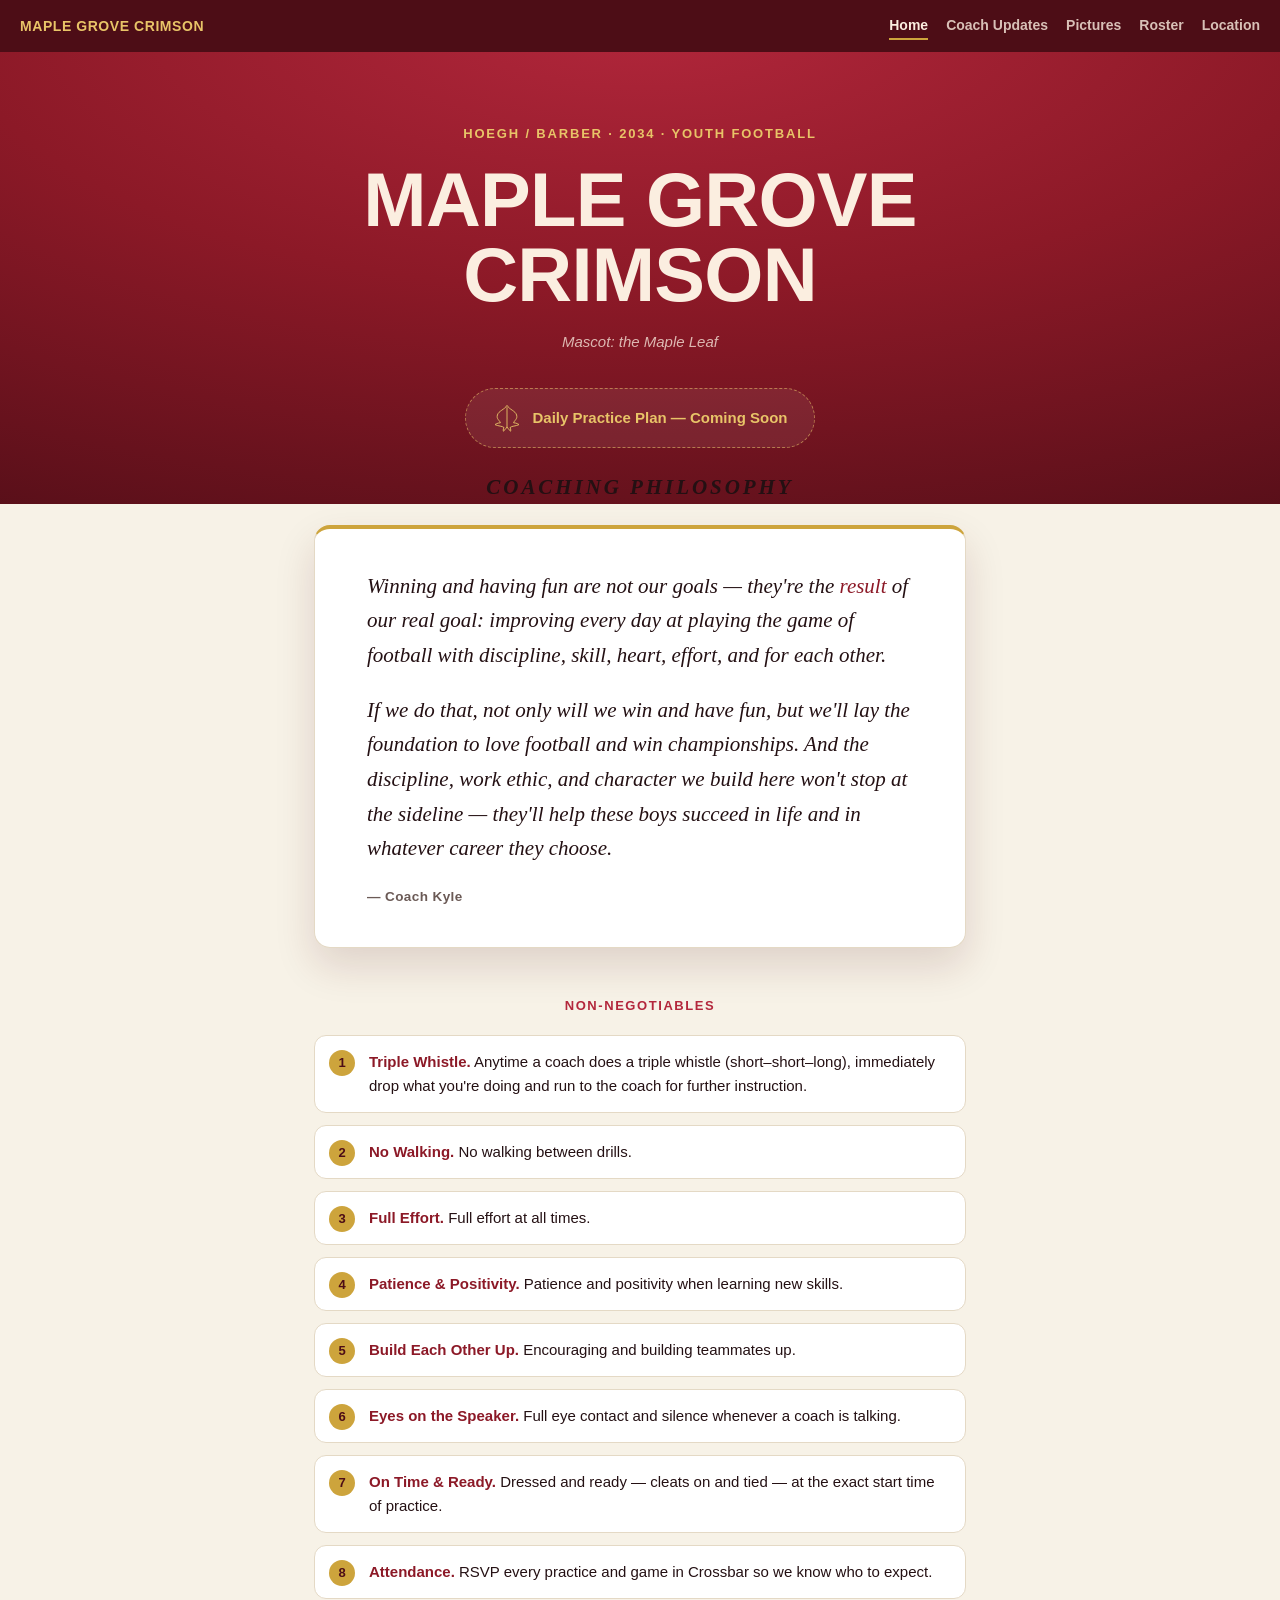
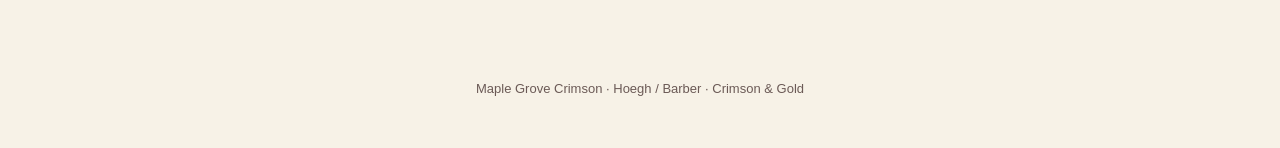
<file: index.html>
<!doctype html>
<html lang="en">
<head>
<meta charset="utf-8" />
<meta name="viewport" content="width=device-width, initial-scale=1" />
<title>Maple Grove Crimson</title>
<link rel="manifest" href="manifest.json" />
<meta name="apple-mobile-web-app-capable" content="yes" />
<meta name="apple-mobile-web-app-title" content="MG Crimson" />
<meta name="theme-color" content="#8c1927" />
<link rel="stylesheet" href="styles.css" />
</head>
<body>

<nav class="site-nav">
  <a class="site-nav-brand" href="./index.html">Maple Grove Crimson</a>
  <div class="site-nav-links">
    <a href="./index.html" aria-current="page">Home</a>
    <a href="./updates.html">Coach Updates</a>
    <a href="./pictures.html">Pictures</a>
    <a href="./roster.html">Roster</a>
    <a href="./location.html">Location</a>
  </div>
</nav>

<header class="hero">
  <div class="leaf-field" aria-hidden="true">
    <svg class="drift drift-1" viewBox="0 0 100 100"><use href="#leaf" /></svg>
    <svg class="drift drift-2" viewBox="0 0 100 100"><use href="#leaf" /></svg>
    <svg class="drift drift-3" viewBox="0 0 100 100"><use href="#leaf" /></svg>
  </div>

  <svg width="0" height="0" style="position:absolute">
    <symbol id="leaf" viewBox="0 0 100 100">
      <path d="M50 8 C58 22 78 26 82 40 C86 54 74 58 72 66 C82 66 90 72 90 72 C78 78 66 76 60 82 C64 88 62 94 62 94 C54 88 52 80 50 80 C48 80 46 88 38 94 C38 94 36 88 40 82 C34 76 22 78 10 72 C10 72 18 66 28 66 C26 58 14 54 18 40 C22 26 42 22 50 8 Z" />
      <line x1="50" y1="14" x2="50" y2="84" />
    </symbol>
  </svg>

  <p class="eyebrow">Hoegh / Barber &middot; 2034 &middot; Youth Football</p>
  <h1>Maple Grove<br />Crimson</h1>
  <p class="mascot">Mascot: the Maple Leaf</p>

  <div class="cta-badge">
    <span class="leaf-mark" aria-hidden="true">
      <svg viewBox="0 0 100 100"><use href="#leaf" /></svg>
    </span>
    <span>Daily Practice Plan — Coming Soon</span>
  </div>
</header>

<main>
  <section class="philosophy">
    <p class="section-eyebrow">Coaching Philosophy</p>
    <blockquote>
      <p>Winning and having fun are not our goals — they're the <em>result</em> of our real goal: improving every day at playing the game of football with discipline, skill, heart, effort, and for each other.</p>
      <p>If we do that, not only will we win and have fun, but we'll lay the foundation to love football and win championships. And the discipline, work ethic, and character we build here won't stop at the sideline — they'll help these boys succeed in life and in whatever career they choose.</p>
      <cite>&mdash; Coach Kyle</cite>
    </blockquote>

    <h2 class="non-neg-heading">Non-Negotiables</h2>
    <ol class="non-neg-list">
      <li><strong>Triple Whistle.</strong> Anytime a coach does a triple whistle (short&ndash;short&ndash;long), immediately drop what you're doing and run to the coach for further instruction.</li>
      <li><strong>No Walking.</strong> No walking between drills.</li>
      <li><strong>Full Effort.</strong> Full effort at all times.</li>
      <li><strong>Patience &amp; Positivity.</strong> Patience and positivity when learning new skills.</li>
      <li><strong>Build Each Other Up.</strong> Encouraging and building teammates up.</li>
      <li><strong>Eyes on the Speaker.</strong> Full eye contact and silence whenever a coach is talking.</li>
      <li><strong>On Time &amp; Ready.</strong> Dressed and ready &mdash; cleats on and tied &mdash; at the exact start time of practice.</li>
      <li><strong>Attendance.</strong> RSVP every practice and game in Crossbar so we know who to expect.</li>
    </ol>
  </section>
</main>

<footer>
  <p>Maple Grove Crimson &middot; Hoegh / Barber &middot; Crimson &amp; Gold</p>
</footer>

</body>
</html>
</file>
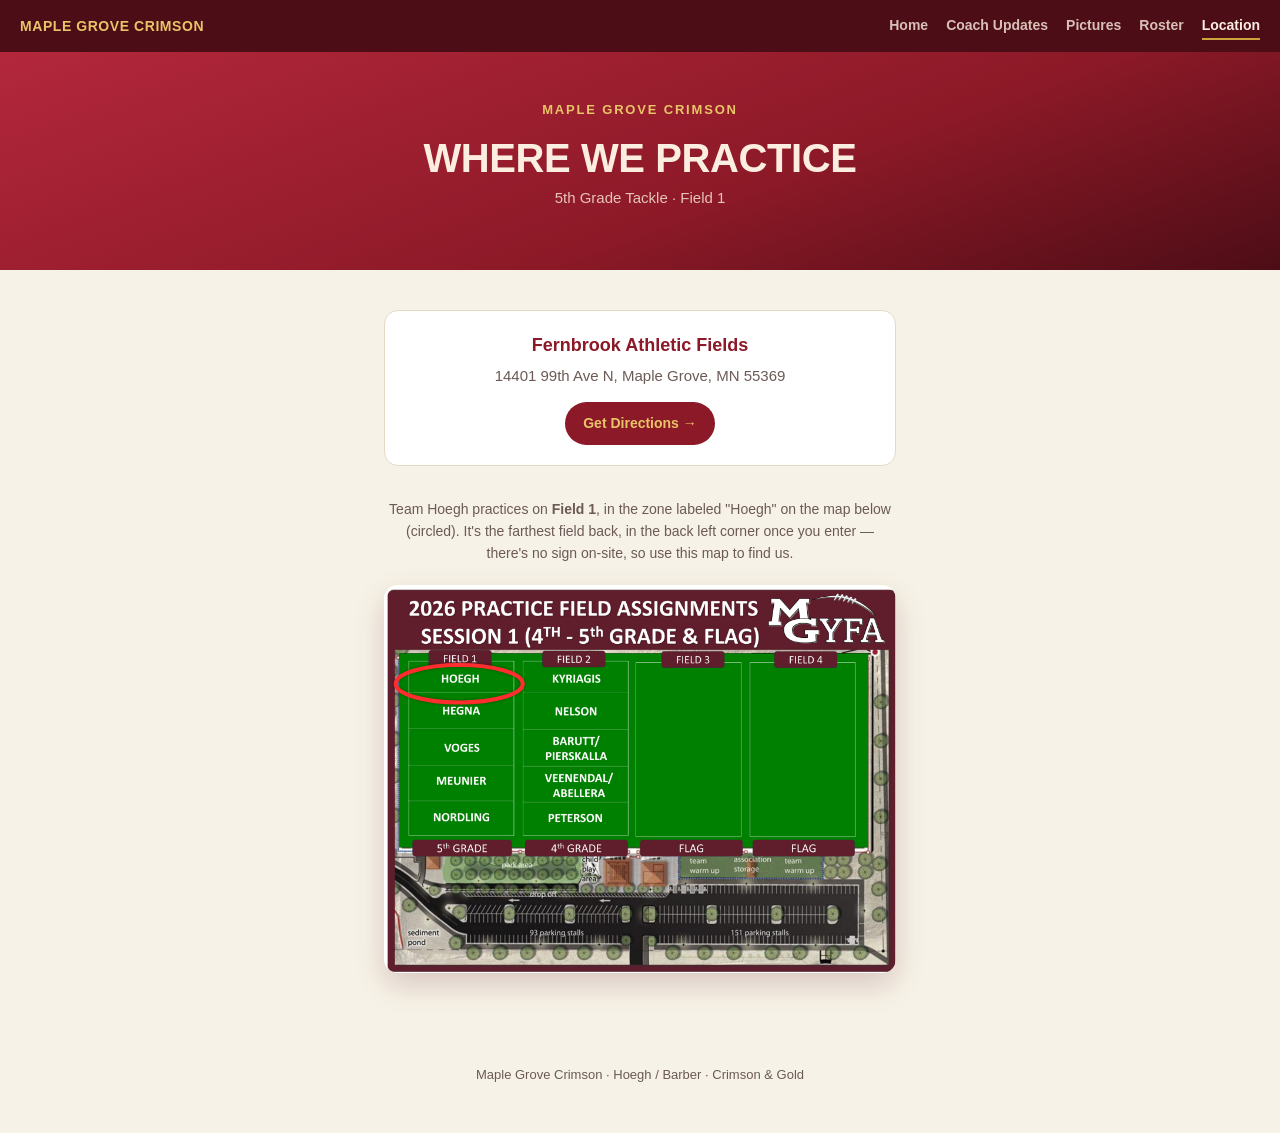
<file: location.html>
<!doctype html>
<html lang="en">
<head>
<meta charset="utf-8" />
<meta name="viewport" content="width=device-width, initial-scale=1" />
<title>Location — Maple Grove Crimson</title>
<meta name="theme-color" content="#8c1927" />
<link rel="stylesheet" href="styles.css" />
</head>
<body>

<nav class="site-nav">
  <a class="site-nav-brand" href="./index.html">Maple Grove Crimson</a>
  <div class="site-nav-links">
    <a href="./index.html">Home</a>
    <a href="./updates.html">Coach Updates</a>
    <a href="./pictures.html">Pictures</a>
    <a href="./roster.html">Roster</a>
    <a href="./location.html" aria-current="page">Location</a>
  </div>
</nav>

<header class="subhero">
  <p class="eyebrow">Maple Grove Crimson</p>
  <h1 class="subhero-title">Where We Practice</h1>
  <p class="subhero-sub">5th Grade Tackle &middot; Field 1</p>
</header>

<main class="location-wrap">
  <div class="address-card">
    <p class="venue">Fernbrook Athletic Fields</p>
    <p class="street">14401 99th Ave N, Maple Grove, MN 55369</p>
    <a class="maps-link" href="https://maps.google.com/?q=Fernbrook+Athletic+Fields+14401+99th+Ave+N+Maple+Grove+MN+55369" target="_blank" rel="noopener">Get Directions →</a>
  </div>

  <p class="field-caption">Team Hoegh practices on <strong>Field 1</strong>, in the zone labeled "Hoegh" on the map below (circled). It's the farthest field back, in the back left corner once you enter — there's no sign on-site, so use this map to find us.</p>

  <div class="field-map-photo">
    <img src="./field-map.png" alt="2026 Practice Field Assignments, Session 1 (4th–5th Grade &amp; Flag). Field 1 is divided into five zones for Hoegh, Hegna, Voges, Meunier, and Nordling; Team Hoegh's zone is circled." width="871" height="660" />
    <svg class="field-map-overlay" viewBox="0 0 871 660" preserveAspectRatio="none" aria-hidden="true">
      <ellipse cx="128" cy="168" rx="108" ry="32" />
    </svg>
  </div>
</main>

<footer>
  <p>Maple Grove Crimson &middot; Hoegh / Barber &middot; Crimson &amp; Gold</p>
</footer>

</body>
</html>
</file>
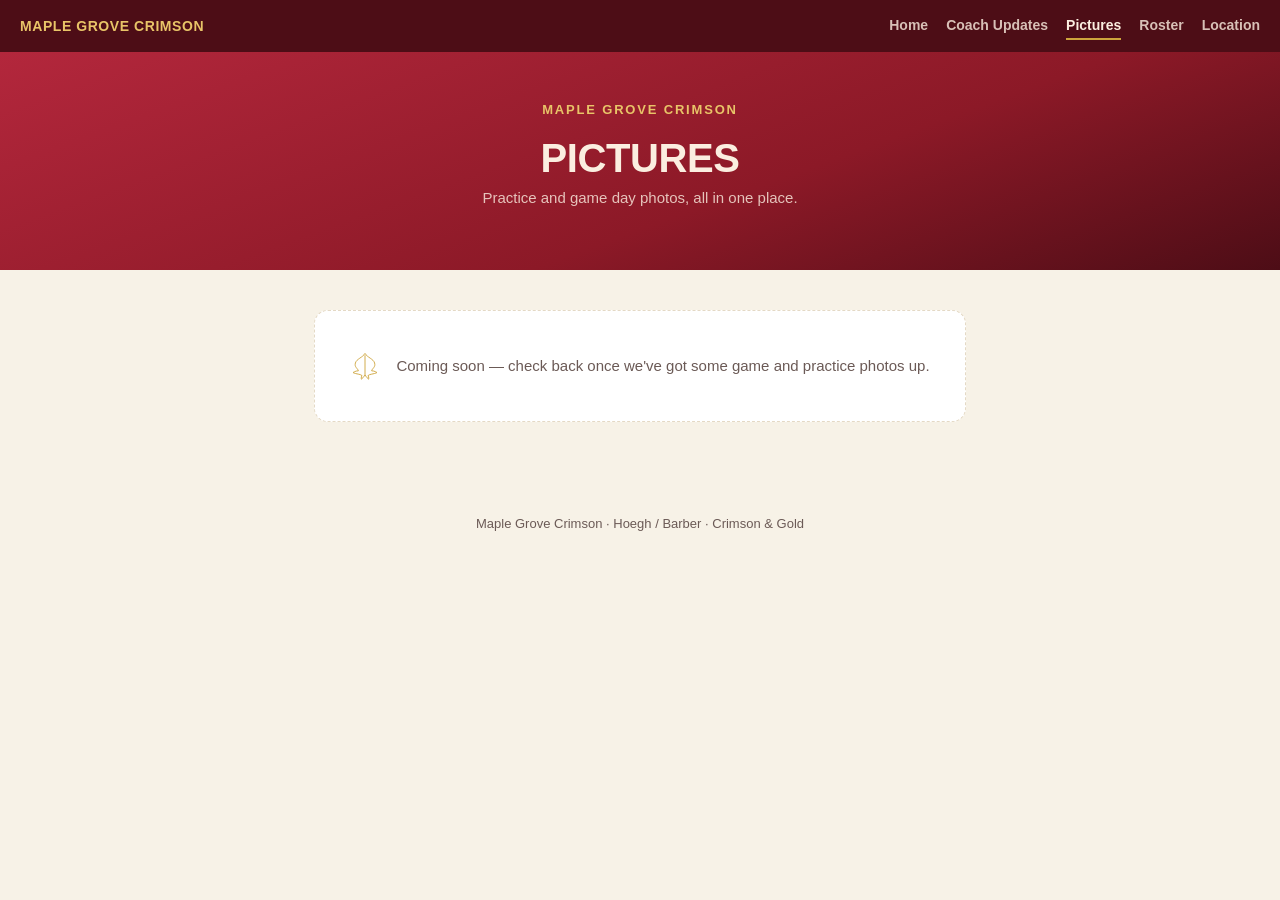
<file: pictures.html>
<!doctype html>
<html lang="en">
<head>
<meta charset="utf-8" />
<meta name="viewport" content="width=device-width, initial-scale=1" />
<title>Pictures — Maple Grove Crimson</title>
<meta name="theme-color" content="#8c1927" />
<link rel="stylesheet" href="styles.css" />
</head>
<body>

<nav class="site-nav">
  <a class="site-nav-brand" href="./index.html">Maple Grove Crimson</a>
  <div class="site-nav-links">
    <a href="./index.html">Home</a>
    <a href="./updates.html">Coach Updates</a>
    <a href="./pictures.html" aria-current="page">Pictures</a>
    <a href="./roster.html">Roster</a>
    <a href="./location.html">Location</a>
  </div>
</nav>

<header class="subhero">
  <p class="eyebrow">Maple Grove Crimson</p>
  <h1 class="subhero-title">Pictures</h1>
  <p class="subhero-sub">Practice and game day photos, all in one place.</p>
</header>

<main class="updates-list">
  <div class="empty-state">
    <span class="leaf-mark" aria-hidden="true">
      <svg viewBox="0 0 100 100">
        <path d="M50 8 C58 22 78 26 82 40 C86 54 74 58 72 66 C82 66 90 72 90 72 C78 78 66 76 60 82 C64 88 62 94 62 94 C54 88 52 80 50 80 C48 80 46 88 38 94 C38 94 36 88 40 82 C34 76 22 78 10 72 C10 72 18 66 28 66 C26 58 14 54 18 40 C22 26 42 22 50 8 Z" />
        <line x1="50" y1="14" x2="50" y2="84" />
      </svg>
    </span>
    <p>Coming soon — check back once we've got some game and practice photos up.</p>
  </div>
</main>

<footer>
  <p>Maple Grove Crimson &middot; Hoegh / Barber &middot; Crimson &amp; Gold</p>
</footer>

</body>
</html>
</file>
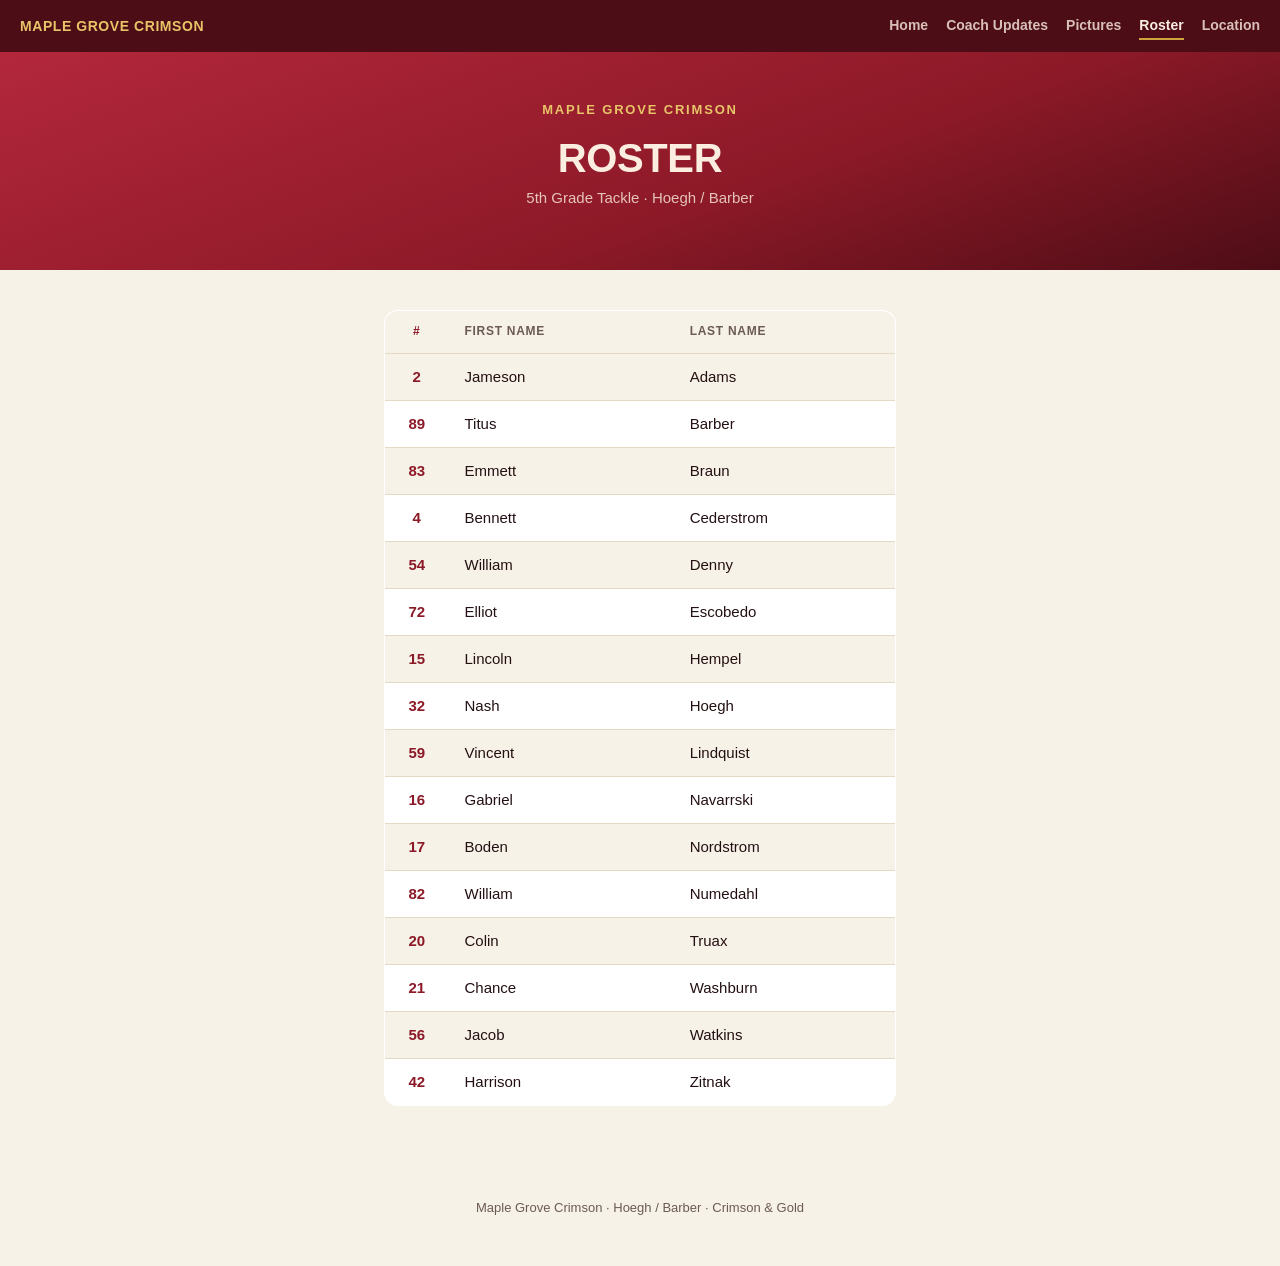
<file: roster.html>
<!doctype html>
<html lang="en">
<head>
<meta charset="utf-8" />
<meta name="viewport" content="width=device-width, initial-scale=1" />
<title>Roster — Maple Grove Crimson</title>
<meta name="theme-color" content="#8c1927" />
<link rel="stylesheet" href="styles.css" />
</head>
<body>

<nav class="site-nav">
  <a class="site-nav-brand" href="./index.html">Maple Grove Crimson</a>
  <div class="site-nav-links">
    <a href="./index.html">Home</a>
    <a href="./updates.html">Coach Updates</a>
    <a href="./pictures.html">Pictures</a>
    <a href="./roster.html" aria-current="page">Roster</a>
    <a href="./location.html">Location</a>
  </div>
</nav>

<header class="subhero">
  <p class="eyebrow">Maple Grove Crimson</p>
  <h1 class="subhero-title">Roster</h1>
  <p class="subhero-sub">5th Grade Tackle &middot; Hoegh / Barber</p>
</header>

<main class="roster-wrap">
  <table class="roster-table">
    <thead>
      <tr><th>#</th><th>First Name</th><th>Last Name</th></tr>
    </thead>
    <tbody>
      <tr><td>2</td><td>Jameson</td><td>Adams</td></tr>
      <tr><td>89</td><td>Titus</td><td>Barber</td></tr>
      <tr><td>83</td><td>Emmett</td><td>Braun</td></tr>
      <tr><td>4</td><td>Bennett</td><td>Cederstrom</td></tr>
      <tr><td>54</td><td>William</td><td>Denny</td></tr>
      <tr><td>72</td><td>Elliot</td><td>Escobedo</td></tr>
      <tr><td>15</td><td>Lincoln</td><td>Hempel</td></tr>
      <tr><td>32</td><td>Nash</td><td>Hoegh</td></tr>
      <tr><td>59</td><td>Vincent</td><td>Lindquist</td></tr>
      <tr><td>16</td><td>Gabriel</td><td>Navarrski</td></tr>
      <tr><td>17</td><td>Boden</td><td>Nordstrom</td></tr>
      <tr><td>82</td><td>William</td><td>Numedahl</td></tr>
      <tr><td>20</td><td>Colin</td><td>Truax</td></tr>
      <tr><td>21</td><td>Chance</td><td>Washburn</td></tr>
      <tr><td>56</td><td>Jacob</td><td>Watkins</td></tr>
      <tr><td>42</td><td>Harrison</td><td>Zitnak</td></tr>
    </tbody>
  </table>
</main>

<footer>
  <p>Maple Grove Crimson &middot; Hoegh / Barber &middot; Crimson &amp; Gold</p>
</footer>

</body>
</html>
</file>
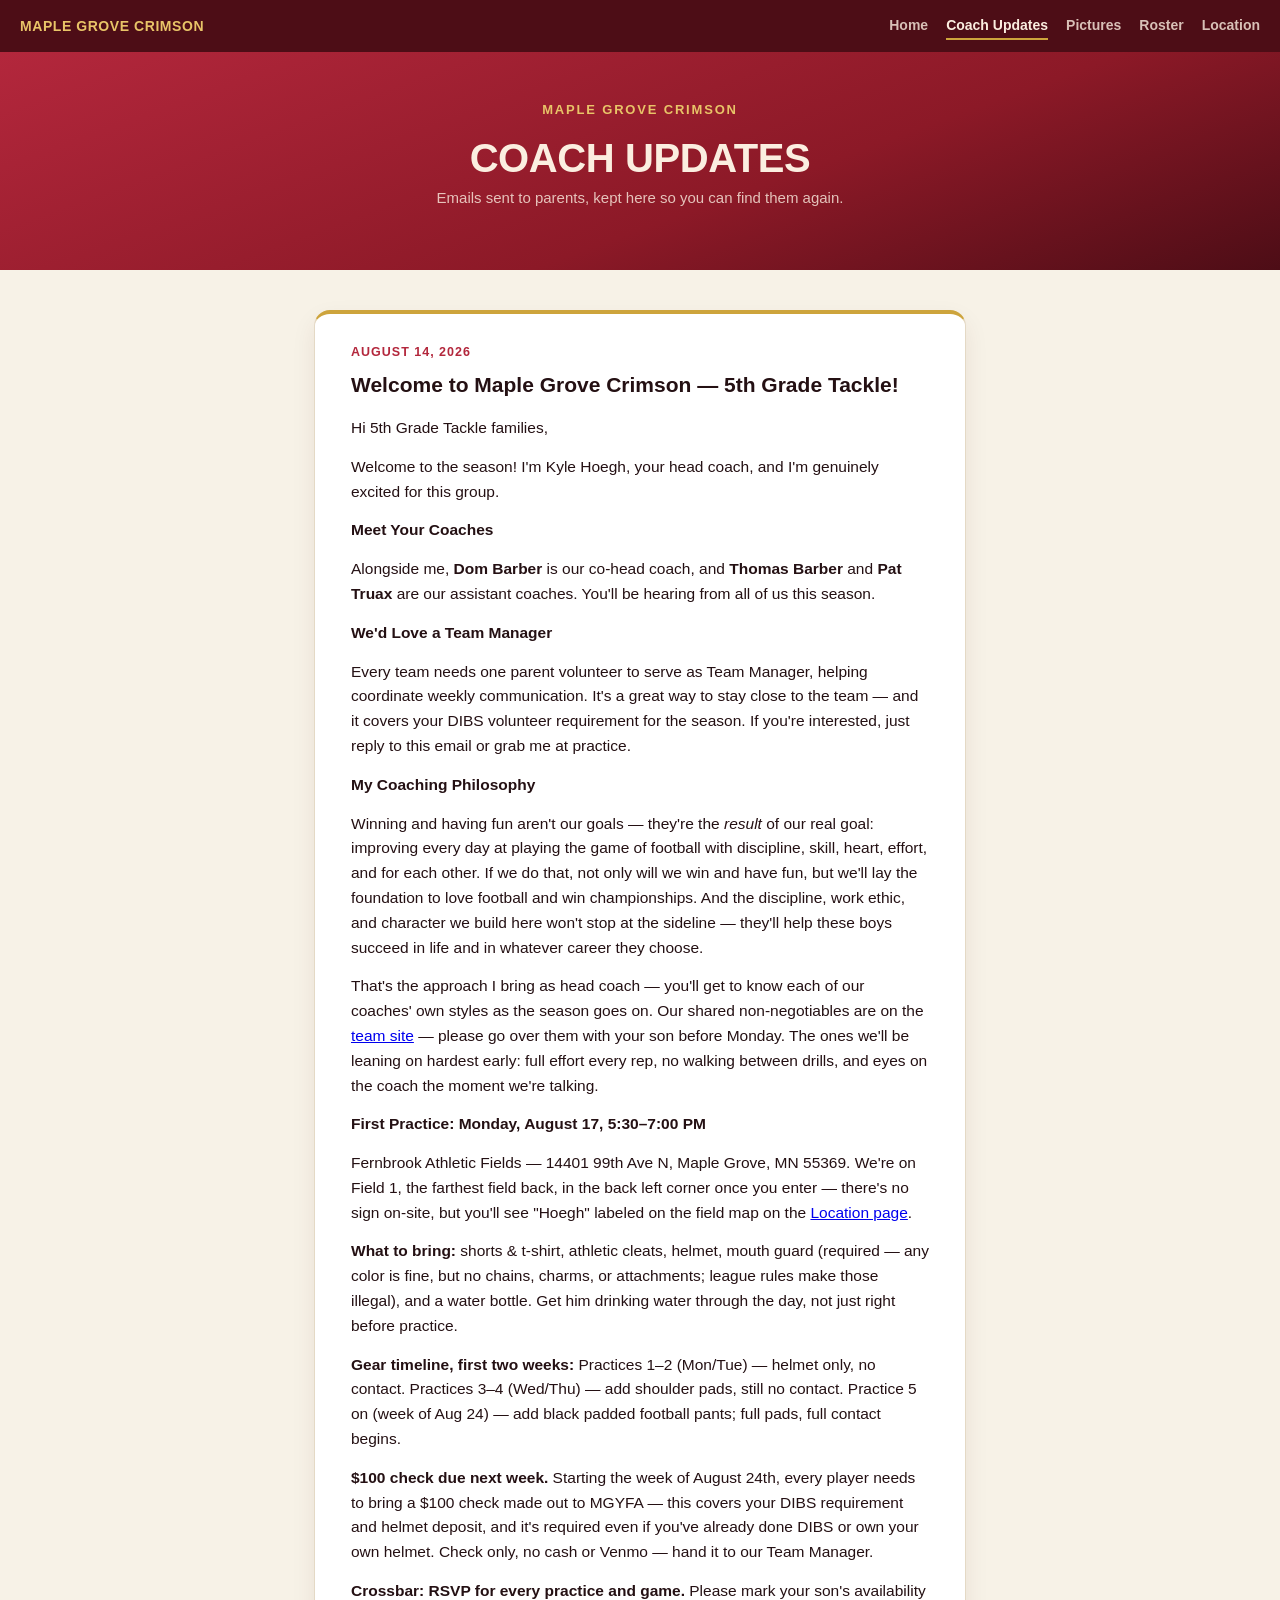
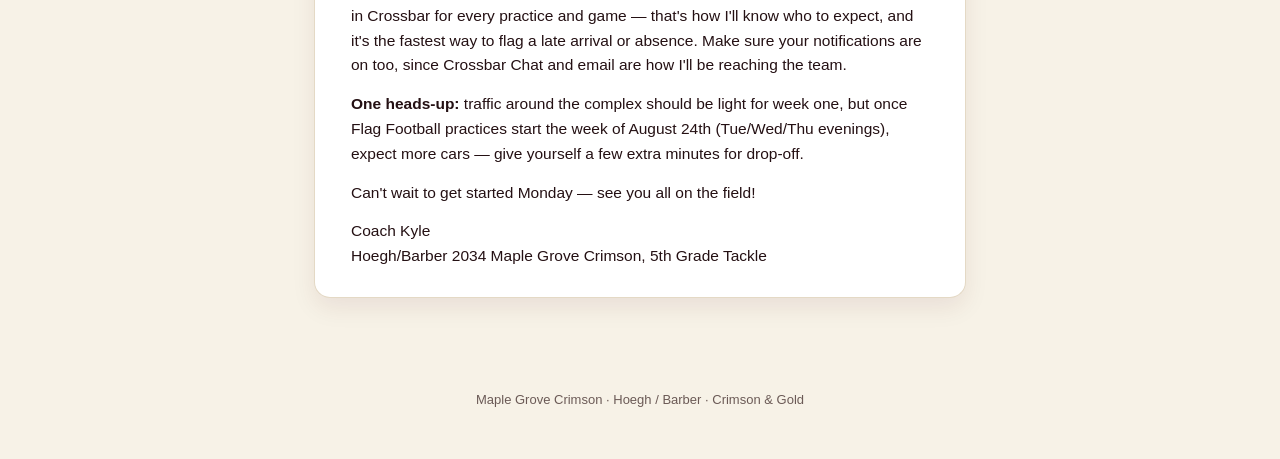
<file: updates.html>
<!doctype html>
<html lang="en">
<head>
<meta charset="utf-8" />
<meta name="viewport" content="width=device-width, initial-scale=1" />
<title>Coach Updates — Maple Grove Crimson</title>
<meta name="theme-color" content="#8c1927" />
<link rel="stylesheet" href="styles.css" />
</head>
<body>

<nav class="site-nav">
  <a class="site-nav-brand" href="./index.html">Maple Grove Crimson</a>
  <div class="site-nav-links">
    <a href="./index.html">Home</a>
    <a href="./updates.html" aria-current="page">Coach Updates</a>
    <a href="./pictures.html">Pictures</a>
    <a href="./roster.html">Roster</a>
    <a href="./location.html">Location</a>
  </div>
</nav>

<header class="subhero">
  <p class="eyebrow">Maple Grove Crimson</p>
  <h1 class="subhero-title">Coach Updates</h1>
  <p class="subhero-sub">Emails sent to parents, kept here so you can find them again.</p>
</header>

<main class="updates-list">

  <article class="update-card">
    <p class="update-date">August 14, 2026</p>
    <h2 class="update-subject">Welcome to Maple Grove Crimson — 5th Grade Tackle!</h2>
    <div class="update-body">
      <p>Hi 5th Grade Tackle families,</p>
      <p>Welcome to the season! I'm Kyle Hoegh, your head coach, and I'm genuinely excited for this group.</p>

      <p><strong>Meet Your Coaches</strong></p>
      <p>Alongside me, <strong>Dom Barber</strong> is our co-head coach, and <strong>Thomas Barber</strong> and <strong>Pat Truax</strong> are our assistant coaches. You'll be hearing from all of us this season.</p>

      <p><strong>We'd Love a Team Manager</strong></p>
      <p>Every team needs one parent volunteer to serve as Team Manager, helping coordinate weekly communication. It's a great way to stay close to the team — and it covers your DIBS volunteer requirement for the season. If you're interested, just reply to this email or grab me at practice.</p>

      <p><strong>My Coaching Philosophy</strong></p>
      <p>Winning and having fun aren't our goals — they're the <em>result</em> of our real goal: improving every day at playing the game of football with discipline, skill, heart, effort, and for each other. If we do that, not only will we win and have fun, but we'll lay the foundation to love football and win championships. And the discipline, work ethic, and character we build here won't stop at the sideline — they'll help these boys succeed in life and in whatever career they choose.</p>
      <p>That's the approach I bring as head coach — you'll get to know each of our coaches' own styles as the season goes on. Our shared non-negotiables are on the <a href="./index.html">team site</a> — please go over them with your son before Monday. The ones we'll be leaning on hardest early: full effort every rep, no walking between drills, and eyes on the coach the moment we're talking.</p>

      <p><strong>First Practice: Monday, August 17, 5:30&ndash;7:00 PM</strong></p>
      <p>Fernbrook Athletic Fields — 14401 99th Ave N, Maple Grove, MN 55369. We're on Field 1, the farthest field back, in the back left corner once you enter — there's no sign on-site, but you'll see "Hoegh" labeled on the field map on the <a href="./location.html">Location page</a>.</p>

      <p><strong>What to bring:</strong> shorts &amp; t-shirt, athletic cleats, helmet, mouth guard (required — any color is fine, but no chains, charms, or attachments; league rules make those illegal), and a water bottle. Get him drinking water through the day, not just right before practice.</p>

      <p><strong>Gear timeline, first two weeks:</strong> Practices 1&ndash;2 (Mon/Tue) — helmet only, no contact. Practices 3&ndash;4 (Wed/Thu) — add shoulder pads, still no contact. Practice 5 on (week of Aug 24) — add black padded football pants; full pads, full contact begins.</p>

      <p><strong>$100 check due next week.</strong> Starting the week of August 24th, every player needs to bring a $100 check made out to MGYFA — this covers your DIBS requirement and helmet deposit, and it's required even if you've already done DIBS or own your own helmet. Check only, no cash or Venmo — hand it to our Team Manager.</p>

      <p><strong>Crossbar: RSVP for every practice and game.</strong> Please mark your son's availability in Crossbar for every practice and game — that's how I'll know who to expect, and it's the fastest way to flag a late arrival or absence. Make sure your notifications are on too, since Crossbar Chat and email are how I'll be reaching the team.</p>

      <p><strong>One heads-up:</strong> traffic around the complex should be light for week one, but once Flag Football practices start the week of August 24th (Tue/Wed/Thu evenings), expect more cars — give yourself a few extra minutes for drop-off.</p>

      <p>Can't wait to get started Monday — see you all on the field!</p>
      <p>Coach Kyle<br />Hoegh/Barber 2034 Maple Grove Crimson, 5th Grade Tackle</p>
    </div>
  </article>

</main>

<footer>
  <p>Maple Grove Crimson &middot; Hoegh / Barber &middot; Crimson &amp; Gold</p>
</footer>

</body>
</html>
</file>
<file: styles.css>
:root {
  --crimson: #8c1927;
  --crimson-deep: #4d0d16;
  --crimson-bright: #b3273c;
  --gold: #cda43c;
  --gold-bright: #e8c468;
  --paper: #f7f2e7;
  --surface: #ffffff;
  --ink: #241013;
  --ink-muted: #6b5a56;
  --border: #e4d9c5;
}

@media (prefers-color-scheme: dark) {
  :root {
    --paper: #170c0f;
    --surface: #221216;
    --ink: #f3e9d8;
    --ink-muted: #b8a89f;
    --border: #3a2027;
    --crimson-bright: #c9435a;
  }
}

* { box-sizing: border-box; }

html, body {
  margin: 0;
  background: var(--paper);
  color: var(--ink);
}

body {
  font-family: -apple-system, "Segoe UI", "Helvetica Neue", Arial, sans-serif;
  line-height: 1.6;
}

/* ---------- Site nav ---------- */

.site-nav {
  display: flex;
  align-items: center;
  justify-content: space-between;
  gap: 16px;
  flex-wrap: wrap;
  background: var(--crimson-deep);
  padding: 12px 20px;
}
.site-nav-brand {
  color: var(--gold-bright);
  font-weight: 800;
  font-size: 14px;
  letter-spacing: 0.04em;
  text-decoration: none;
  text-transform: uppercase;
}
.site-nav-links { display: flex; gap: 18px; flex-wrap: wrap; }
.site-nav-links a {
  color: rgba(251, 238, 224, 0.8);
  font-weight: 600;
  font-size: 14px;
  text-decoration: none;
  padding: 2px 0;
  border-bottom: 2px solid transparent;
}
.site-nav-links a:hover, .site-nav-links a:focus-visible { color: #fbeee0; }
.site-nav-links a[aria-current="page"] {
  color: #fbeee0;
  border-bottom-color: var(--gold);
}

/* ---------- Hero ---------- */

.hero {
  position: relative;
  overflow: hidden;
  background: radial-gradient(120% 140% at 50% -10%, var(--crimson-bright), var(--crimson) 45%, var(--crimson-deep) 100%);
  color: #fbeee0;
  text-align: center;
  padding: 72px 24px 56px;
}

.leaf-field { position: absolute; inset: 0; pointer-events: none; }
.drift {
  position: absolute;
  width: 46px; height: 46px;
  fill: none;
  stroke: rgba(232, 196, 104, 0.4);
  stroke-width: 2.2;
  animation: driftfall 16s linear infinite;
}
.drift-1 { left: 12%; top: -10%; animation-delay: 0s; }
.drift-2 { left: 55%; top: -10%; width: 34px; height: 34px; animation-delay: 5s; animation-duration: 20s; }
.drift-3 { left: 82%; top: -10%; width: 30px; height: 30px; animation-delay: 10s; animation-duration: 13s; }

@keyframes driftfall {
  0% { transform: translateY(-10vh) rotate(0deg); opacity: 0; }
  10% { opacity: 1; }
  90% { opacity: 1; }
  100% { transform: translateY(115vh) rotate(200deg); opacity: 0; }
}

@media (prefers-reduced-motion: reduce) {
  .drift { animation: none; opacity: 0; }
}

.eyebrow {
  font-size: 13px;
  font-weight: 700;
  letter-spacing: 0.14em;
  text-transform: uppercase;
  color: var(--gold-bright);
  margin: 0 0 18px;
}

h1 {
  font-size: clamp(42px, 9vw, 76px);
  font-weight: 900;
  letter-spacing: -0.01em;
  line-height: 0.98;
  text-transform: uppercase;
  margin: 0;
  text-wrap: balance;
}

.mascot {
  margin: 18px 0 34px;
  font-size: 15px;
  color: rgba(251, 238, 224, 0.75);
  font-style: italic;
}

.cta-badge {
  position: relative;
  z-index: 1;
  display: inline-flex;
  align-items: center;
  gap: 10px;
  background: rgba(255, 255, 255, 0.07);
  border: 1.5px dashed rgba(232, 196, 104, 0.55);
  color: var(--gold-bright);
  font-weight: 700;
  font-size: 15px;
  padding: 14px 26px;
  border-radius: 999px;
}
.cta-badge .leaf-mark svg { stroke: var(--gold-bright); }

/* ---------- Main content ---------- */

main {
  max-width: 700px;
  margin: 0 auto;
  padding: 0 24px;
}

.section-eyebrow {
  font-size: 12.5px;
  font-weight: 800;
  letter-spacing: 0.14em;
  text-transform: uppercase;
  color: var(--crimson-bright);
  margin: 0 0 16px;
  text-align: center;
}

.philosophy {
  margin-top: -34px;
  position: relative;
  z-index: 2;
}

.philosophy blockquote {
  margin: 0;
  background: var(--surface);
  border: 1px solid var(--border);
  border-top: 4px solid var(--gold);
  border-radius: 16px;
  padding: 40px clamp(24px, 5vw, 52px);
  box-shadow: 0 18px 40px rgba(76, 13, 22, 0.14);
}

.philosophy p {
  font-family: Georgia, "Iowan Old Style", "Charter", serif;
  font-style: italic;
  font-size: clamp(18px, 3vw, 21px);
  line-height: 1.65;
  color: var(--ink);
  margin: 0 0 20px;
  text-wrap: pretty;
}
.philosophy p:last-child { margin-bottom: 0; }
.philosophy em { color: var(--crimson); font-style: italic; }
.philosophy cite {
  display: block;
  margin-top: 18px;
  font-family: -apple-system, "Segoe UI", "Helvetica Neue", Arial, sans-serif;
  font-style: normal;
  font-weight: 700;
  font-size: 13.5px;
  letter-spacing: 0.03em;
  color: var(--ink-muted);
}

.leaf-mark { width: 30px; height: 30px; flex: none; }
.leaf-mark svg { width: 100%; height: 100%; fill: none; stroke: var(--gold); stroke-width: 3; }

.non-neg-heading {
  margin: 48px 0 18px;
  text-align: center;
  font-size: 13px;
  font-weight: 800;
  letter-spacing: 0.12em;
  text-transform: uppercase;
  color: var(--crimson-bright);
}

.non-neg-list {
  list-style: none;
  counter-reset: nn;
  margin: 0 0 48px;
  padding: 0;
  display: flex;
  flex-direction: column;
  gap: 12px;
}
.non-neg-list li {
  counter-increment: nn;
  position: relative;
  background: var(--surface);
  border: 1px solid var(--border);
  border-radius: 12px;
  padding: 14px 18px 14px 54px;
  font-size: 15px;
  color: var(--ink);
}
.non-neg-list li::before {
  content: counter(nn);
  position: absolute;
  left: 14px;
  top: 14px;
  width: 26px; height: 26px;
  border-radius: 50%;
  background: var(--gold);
  color: var(--crimson-deep);
  font-weight: 800;
  font-size: 13px;
  display: flex;
  align-items: center;
  justify-content: center;
  font-variant-numeric: tabular-nums;
}
.non-neg-list strong { color: var(--crimson); }

/* ---------- Sub-pages (Updates, etc.) ---------- */

.subhero {
  background: linear-gradient(160deg, var(--crimson-bright), var(--crimson) 60%, var(--crimson-deep));
  color: #fbeee0;
  text-align: center;
  padding: 48px 24px 40px;
}
.subhero-title {
  font-size: clamp(28px, 6vw, 40px);
  font-weight: 900;
  text-transform: uppercase;
  letter-spacing: -0.01em;
  margin: 0 0 8px;
}
.subhero-sub { margin: 0 0 20px; color: rgba(251, 238, 224, 0.8); font-size: 15px; }
.back-link {
  color: var(--gold-bright);
  font-weight: 700;
  font-size: 14px;
  text-decoration: none;
  border-bottom: 1px solid transparent;
}
.back-link:hover, .back-link:focus-visible { border-bottom-color: currentColor; }

.updates-list {
  max-width: 700px;
  margin: 0 auto;
  padding: 40px 24px 60px;
  display: flex;
  flex-direction: column;
  gap: 20px;
}

.update-card {
  background: var(--surface);
  border: 1px solid var(--border);
  border-top: 4px solid var(--gold);
  border-radius: 16px;
  padding: 28px clamp(20px, 5vw, 36px);
  box-shadow: 0 10px 24px rgba(76, 13, 22, 0.08);
}
.update-date {
  margin: 0 0 6px;
  font-size: 12.5px;
  font-weight: 800;
  letter-spacing: 0.08em;
  text-transform: uppercase;
  color: var(--crimson-bright);
}
.update-subject {
  margin: 0 0 14px;
  font-size: 21px;
  color: var(--ink);
  text-wrap: balance;
}
.update-body { font-size: 15.5px; color: var(--ink); }
.update-body p { margin: 0 0 14px; }
.update-body p:last-child { margin-bottom: 0; }

.empty-state {
  display: flex;
  align-items: center;
  gap: 16px;
  justify-content: center;
  background: var(--surface);
  border: 1px dashed var(--border);
  border-radius: 14px;
  padding: 28px 24px;
  color: var(--ink-muted);
  font-size: 15px;
}

/* ---------- Roster ---------- */

.roster-wrap {
  max-width: 560px;
  margin: 0 auto;
  padding: 40px 24px 60px;
}

.roster-table {
  width: 100%;
  border-collapse: collapse;
  background: var(--surface);
  border: 1px solid var(--border);
  border-radius: 14px;
  overflow: hidden;
  font-size: 15px;
}
.roster-table th, .roster-table td {
  text-align: left;
  padding: 11px 16px;
  border-bottom: 1px solid var(--border);
}
.roster-table th {
  font-size: 12px;
  font-weight: 800;
  letter-spacing: 0.06em;
  text-transform: uppercase;
  color: var(--ink-muted);
  background: var(--paper);
}
.roster-table td:first-child, .roster-table th:first-child {
  text-align: center;
  width: 64px;
  font-variant-numeric: tabular-nums;
  font-weight: 800;
  color: var(--crimson);
}
.roster-table tr:last-child td { border-bottom: none; }
.roster-table tbody tr:nth-child(odd) { background: var(--paper); }

/* ---------- Location ---------- */

.location-wrap {
  max-width: 560px;
  margin: 0 auto;
  padding: 40px 24px 60px;
}

.address-card {
  background: var(--surface);
  border: 1px solid var(--border);
  border-radius: 14px;
  padding: 20px 24px;
  margin: 0 0 32px;
  text-align: center;
}
.address-card .venue { font-weight: 800; font-size: 18px; color: var(--crimson); margin: 0 0 4px; }
.address-card .street { color: var(--ink-muted); font-size: 15px; margin: 0 0 14px; }
.address-card .maps-link {
  display: inline-block;
  font-weight: 700;
  font-size: 14px;
  color: var(--gold-bright);
  background: var(--crimson);
  text-decoration: none;
  padding: 10px 18px;
  border-radius: 999px;
}
.address-card .maps-link:hover, .address-card .maps-link:focus-visible { background: var(--crimson-bright); }

.field-caption {
  text-align: center;
  color: var(--ink-muted);
  font-size: 14px;
  margin: 0 0 20px;
}

.field-map-photo {
  position: relative;
  max-width: 520px;
  margin: 0 auto;
  border-radius: 14px;
  overflow: hidden;
  box-shadow: 0 12px 30px rgba(76, 13, 22, 0.18);
  line-height: 0;
}
.field-map-photo img { display: block; width: 100%; height: auto; }
.field-map-overlay {
  position: absolute;
  inset: 0;
  width: 100%;
  height: 100%;
}
.field-map-overlay ellipse {
  fill: none;
  stroke: #ff2d2d;
  stroke-width: 7;
  filter: drop-shadow(0 0 3px rgba(0,0,0,0.35));
}

footer {
  text-align: center;
  padding: 32px 24px 48px;
  font-size: 13px;
  color: var(--ink-muted);
}
footer p { margin: 0 0 8px; }
footer p:last-child { margin-bottom: 0; }
footer a {
  color: var(--crimson-bright);
  text-decoration: none;
  border-bottom: 1px solid currentColor;
}
footer a:hover, footer a:focus-visible { color: var(--gold); }
</file>
